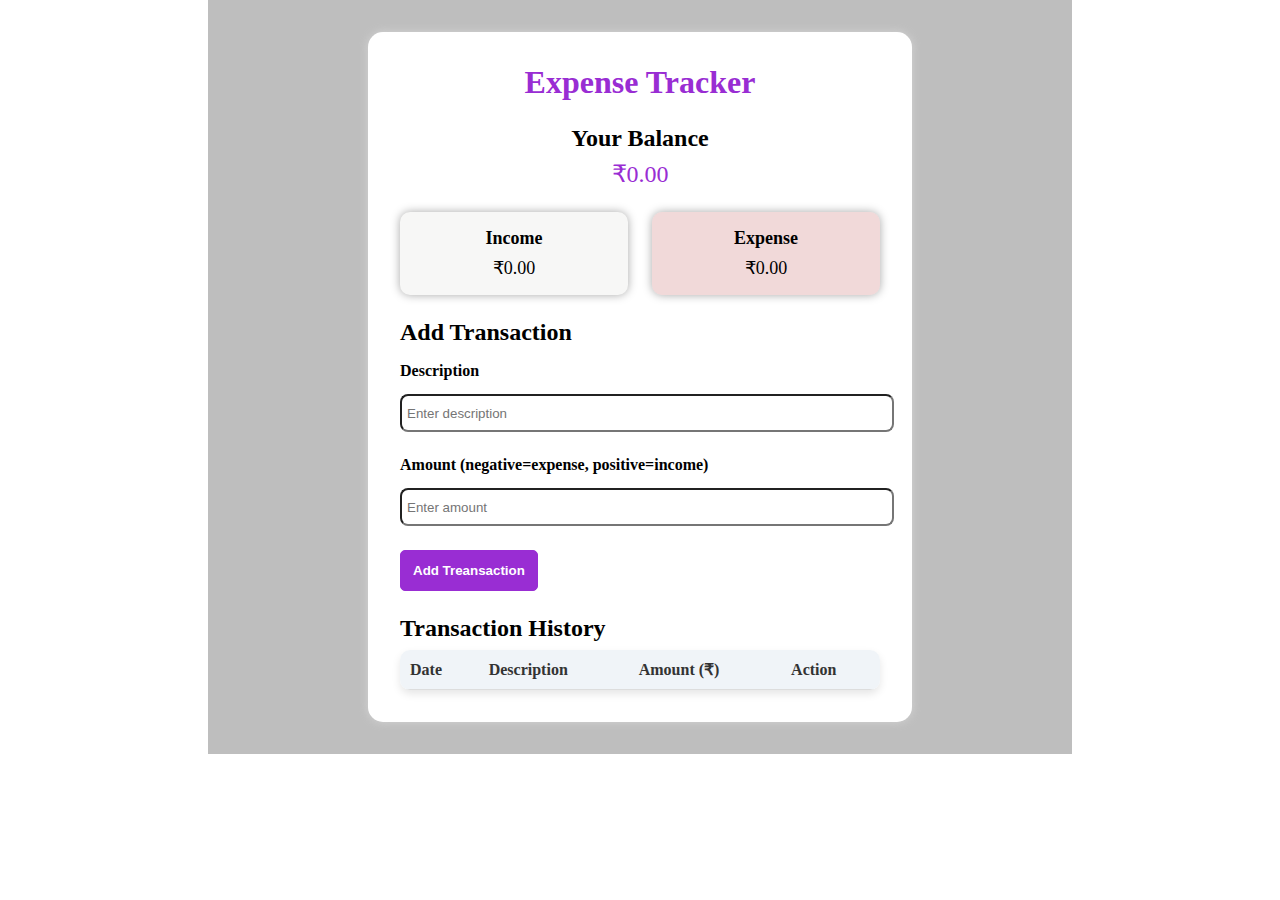
<file: Expense Tracker/index.html>
<!DOCTYPE html>
<html lang="en">

<head>
    <meta charset="UTF-8">
    <meta name="viewport" content="width=device-width, initial-scale=1.0">
    <title>Expense Tracker</title>
    <link rel="stylesheet" href="index.css">
</head>

<body>
    <div class="container">
        <div class="innerContainer">
            <h1>Expense Tracker</h1>
            <div class="subSection">
                <p class="title">Your Balance</p>
                <p class="balance" id="curr_balance">₹0.00</p>
            </div>
            <div class="income_and_expense">
                <div class="box item">
                    <p class="title">Income</p>
                    <p class="subTitle" id="curr_income">₹0.00</p>
                </div>
                <div class="box">
                    <p class="title">Expense</p>
                    <p class="subTitle" id="curr_expense">₹0.00</p>
                </div>
            </div>
            <div class="add_transaction">
                <p class="title">Add Transaction</p>
                <form id="add">
                    <div class="formItem">
                        <label for="fdescription">Description</label>
                        <input type="text" id="fdescription" placeholder="Enter description" required>
                    </div>
                    <div class="formItem">
                        <label for="famount">Amount (negative=expense, positive=income)</label>
                        <input type="number" id="famount" step="0.01" placeholder="Enter amount" required>
                    </div>
                    <button type="submit">Add Treansaction</button>
                </form>
            </div>
            <div class="history">
                <p class="title">Transaction History</p>
                <table id="history_data">
                    <th>Date</th>
                    <th>Description</th>
                    <th>Amount (₹)</th>
                    <th>Action</th>
                </table>
            </div>
        </div>
    </div>
    <script src="index.js"></script>

</body>

</html>
</file>
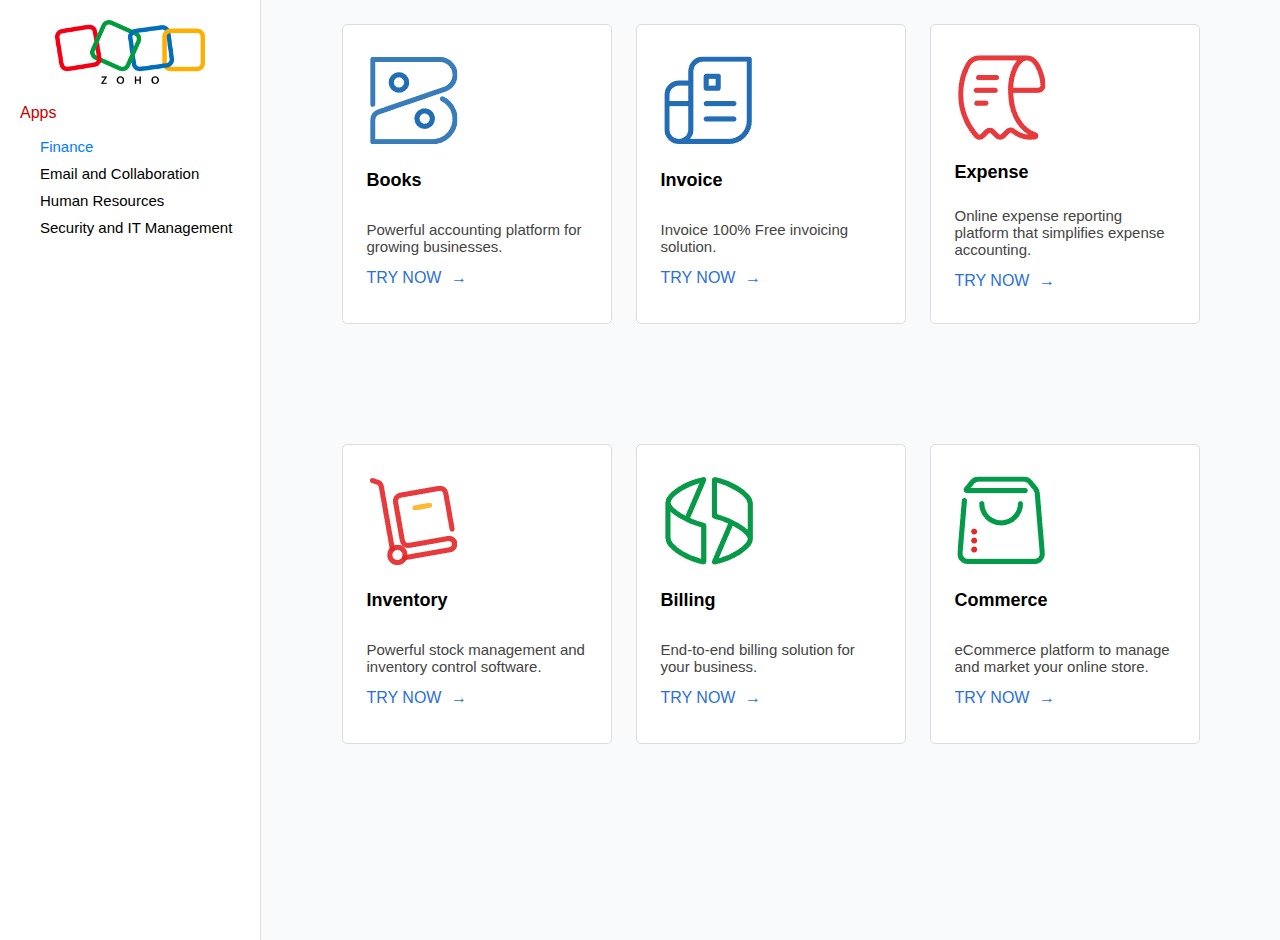
<file: ImageSprite/index.html>
<!DOCTYPE html>
<html lang="en">

<head>
    <title>Products</title>
    <link rel="stylesheet" href="index.css">
</head>

<body>
    <div class="container">
        <div class="sidebar">
            <div class="logo"><img src="logo.png" alt="zoho_logo"></div>
            <h3>Apps</h3>
            <div class="menu-item active" data-id="finance">Finance</div>
            <div class="menu-item" data-id="email">Email and Collaboration</div>
            <div class="menu-item" data-id="hr">Human Resources</div>
            <div class="menu-item" data-id="security_and_it">Security and IT Management</div>
        </div>
        <div class="content" id="content">
        </div>
    </div>


    <script src="index.js"></script>

</body>

</html>
</file>
<file: Expense Tracker/index.css>
body {
    padding: 0;
    margin: 0;
}

p {
    margin: 0;
}

.container {
    background-color: rgb(190, 190, 190);
    max-width: 800px;
    padding: 32px;
    margin: auto;
}

.innerContainer {
    width: 60%;
    background-color: white;
    margin: auto;
    padding: 32px;
    border-radius: 15px;
    box-shadow: 0px 0px 10px rgb(212, 212, 212);
}

.innerContainer h1 {
    text-align: center;
    color: rgb(153, 45, 211);
    margin: 0;
}

.subSection {
    padding: 24px 0;
    text-align: center;
    font-size: 24px;
}

.subSection .title {
    font-weight: bold;

}

.subSection .balance {
    color: rgb(153, 45, 211);
    padding-top: 8px;
}

.income_and_expense {
    display: flex;
    gap: 24px;
    padding: 24px 0;
    padding-top: 0;
}

.income_and_expense .box {
    width: 50%;
    text-align: center;
    background-color: rgba(214, 141, 141, 0.333);
    border-radius: 10px;
    padding: 16px;
    box-shadow: 0px 0px 10px rgb(168, 168, 168);
}

.income_and_expense .item {
    background-color: rgb(247, 247, 246);
}

.box .title {
    font-weight: bold;
    font-size: large;
}

.box .subTitle {
    padding-top: 8px;
    font-size: 18px;
}

.add_transaction {
    padding: 0px 0px 24px 0px;
    display: flex;
    flex-direction: column;
    gap: 16px;
}

.add_transaction .title {
    font-size: 24px;
    font-weight: bold;
}

.formItem {
    padding-bottom: 24px;
}

.formItem label {
    display: block;
    padding-bottom: 14px;
    font-weight: bold;
}

.formItem input {
    width: 100%;
    height: 24px;
}

.add_transaction button {
    background-color: rgb(153, 45, 211);
    color: white;
    border: none;
    padding: 12px;
    border-radius: 5px;
    font-weight: bold;
    border: 1px solid rgb(153, 45, 211);
}

.add_transaction button:hover {
    background-color: white;
    color: rgb(153, 45, 211);
    border: 1px solid rgb(153, 45, 211);
    cursor: pointer;
}


.history .title {
    font-size: 24px;
    font-weight: bold;
}

.history p{
    padding-bottom: 8px;
}

table {
    width: 100%;
    border-collapse: collapse;
    background: #ffffff;
    border-radius: 10px;
    overflow: hidden;
    box-shadow: 0 4px 8px rgba(0, 0, 0, 0.1);
}

table th,
table td {
    padding: 10px;
    text-align: left;
    border-bottom: 1px solid #ddd;
}

table th {
    background: #f0f4f8;
    font-size: 16px;
    color: #333;
}

table button {
    background: #f44336;
    color: white;
    padding: 5px 8px;
    border: none;
    border-radius: 5px;
    cursor: pointer;
    font-size: 12px;
}
input {
    border-radius: 8px;
    padding: 5px;
}
</file>
<file: ImageSprite/index.css>
body {
    position: relative;
    background-color: #f9fafb;
    margin: 0;
    padding: 0;
    overflow: hidden;
    font-family: Arial, sans-serif;
}

.sidebar {
    width: 220px;
    height: 100vh;
    background-color: white;
    padding: 20px;
    border-right: 1px solid #e0e0e0;
}

.sidebar h3 {
    font-size: 16px;
    margin-bottom: 16px;
    color: #c00;
    font-weight: normal;
}

.menu-item {
    margin: 10px 0;
    color: #000;
    cursor: pointer;
    font-size: 15px;
    padding-left: 20px;
}

.menu-item:hover {
    color: #007bff;
}

.menu-item.active {
    color: #007bff;
}

.logo {
    width: 150px;
    margin: 0 auto;
}

.logo img {
    width: 100%;
}

.container {
    display: flex;
}

.menu-item {
    margin: 10px 0;
    color: #000;
    cursor: pointer;
    font-size: 15px;
}

.menu-item:hover {
    color: #007bff;
}

.menu-item.active {
    color: #007bff;
}

.content {
    display: grid;
    grid-template-columns: auto auto auto;
    gap: 24px;
    padding: 24px;
    padding-bottom: 100px;
    margin: 0 auto;
}

.card {
    display: flex;
    flex-direction: column;
    justify-content: space-around;
    border: 1px solid #ddd;
    border-radius: 5px;
    padding: 24px;
    background: #fff;
    transition: 0.3s;
    max-width: 220px;
    height: 250px;
    transition: box-shadow 0.3s ease;
}

.card:hover {
    box-shadow: 0 0 0 1px #2a6fdb;
}

.card h3 {
    margin: 0;
    font-size: 18px;
    margin-bottom: 8px;
}

.card p {
    font-size: 15px;
    font-weight: 100;
    color: #444;
    margin-bottom: 12px;
}

.card a {
    font-weight: 100;
    font-size: 16px;
    color: #2a6fdb;
    text-decoration: none;

}

.card a span {
    margin-left: 5px;
}

.icon {
    width: 95px;
    height: 95px;
    display: inline-block;
    background-image: url('app_icons.png');
    background-size: auto;
    background-repeat: no-repeat;
    margin-bottom: 16px;
}

.icon.books {
    background-position: 0px -92px;
}

.icon.invoice {
    background-position: -281px -186px
}

.icon.expense {
    background-position: -375px -93px;
}

.icon.inventory {
    background-position: -94px -91px;
}

.icon.billing {
    background-position: -280px -91px;
}

.icon.commerce {
    background-position: -657px -186px;
}

.icon.mail {
    background-position: -844px -92px;
}

.icon.meeting {
    background-position: -1778px 0px;
}

.icon.cliq {
    background-position: -1500px -91px;
}

.icon.workdrive {
    background-position: 0px -187px;
}

.icon.show {
    background-position: -938px -92px;
}

.icon.connect {
    background-position: -281px -374px;
}

.icon.people {
    background-position: -656px -92px;
}

.icon.recruit {
    background-position: -561px -92px;
}

.icon.workerly {
    background-position: -468px -186px;
}

.icon.shifts {
    background-position: -188px -186px;
}

.icon.tc {
    background-position: -1312px -468px;
}

.icon.creator {
    background-position: -1688px -92px;
}

.icon.vault {
    background-position: -1594px -92px;
}

.icon.oneauth {
    background-position: 0px -374px;
}

.icon.directory {
    background-position: -844px -374px;
}

.icon.assist {
    background-position: -1687px 0px;
}

.icon.lens {
    background-position: -1124px -186px;
}
</file>
